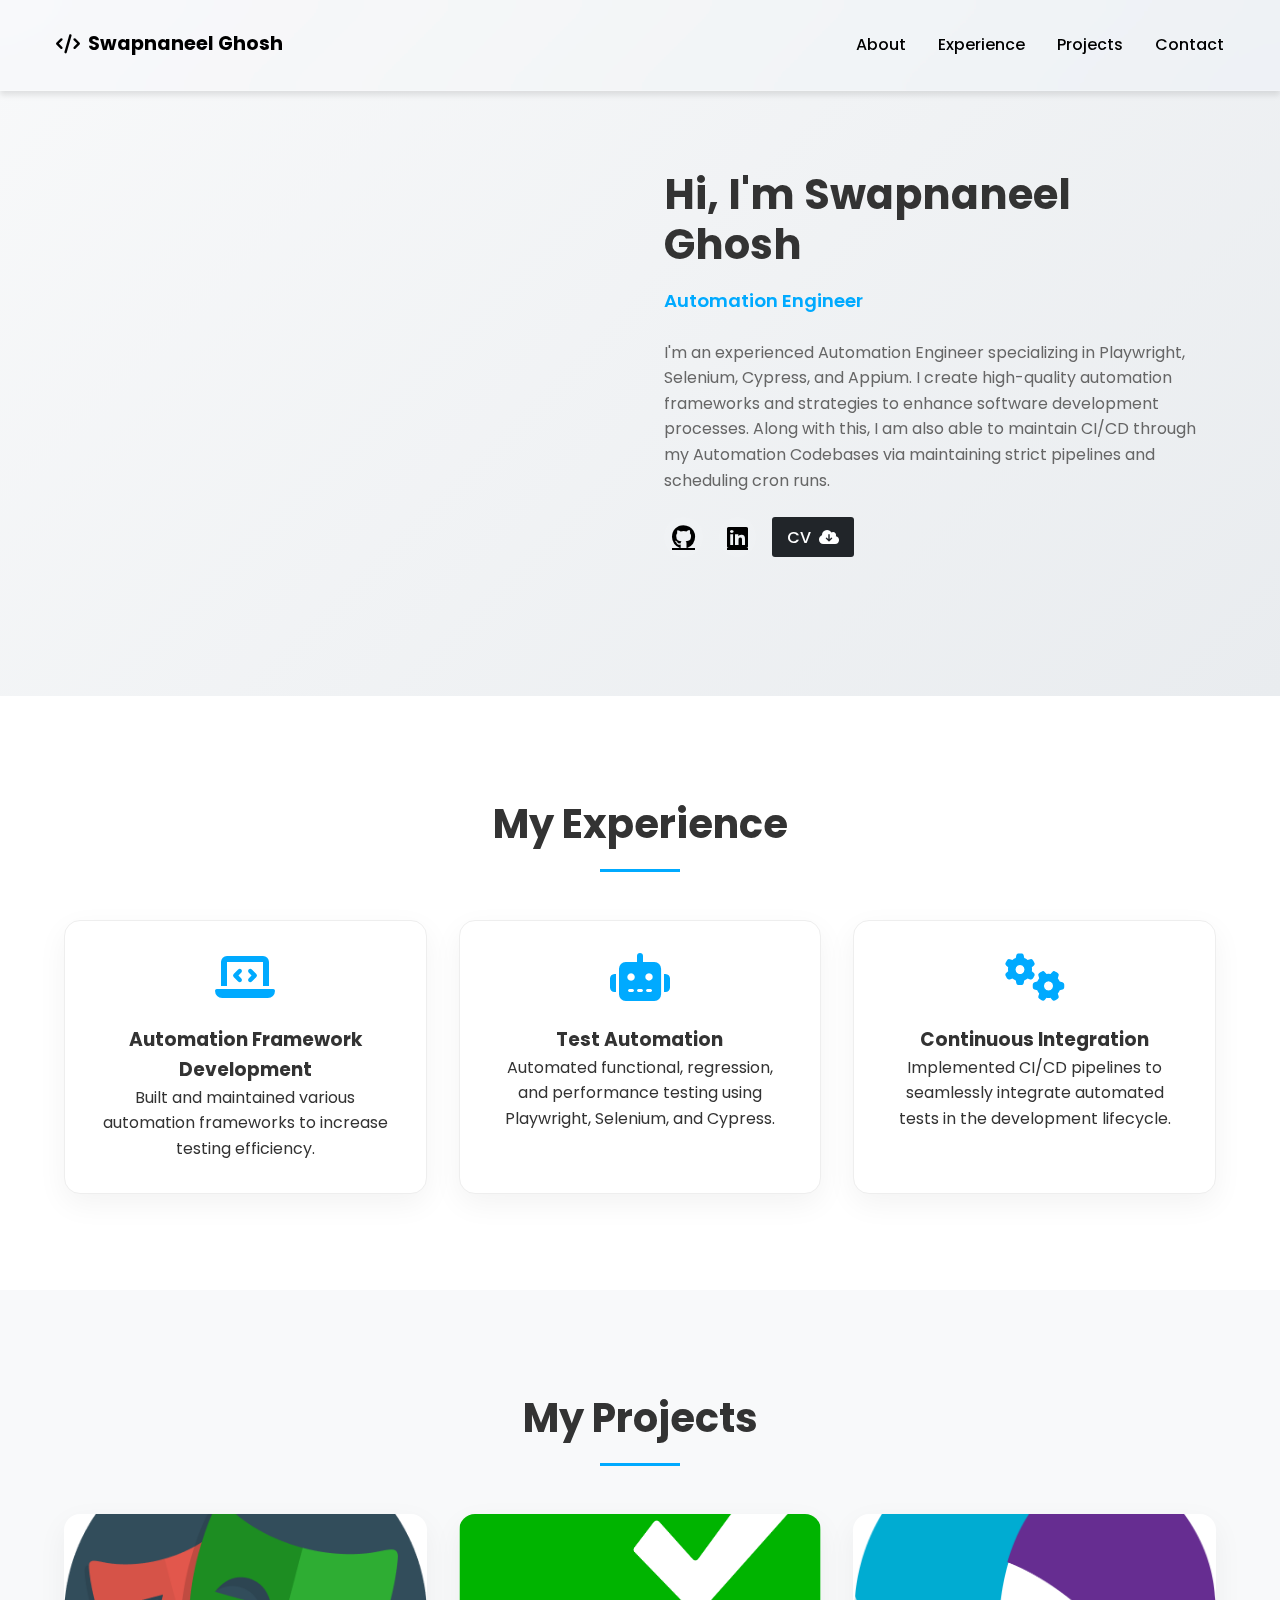
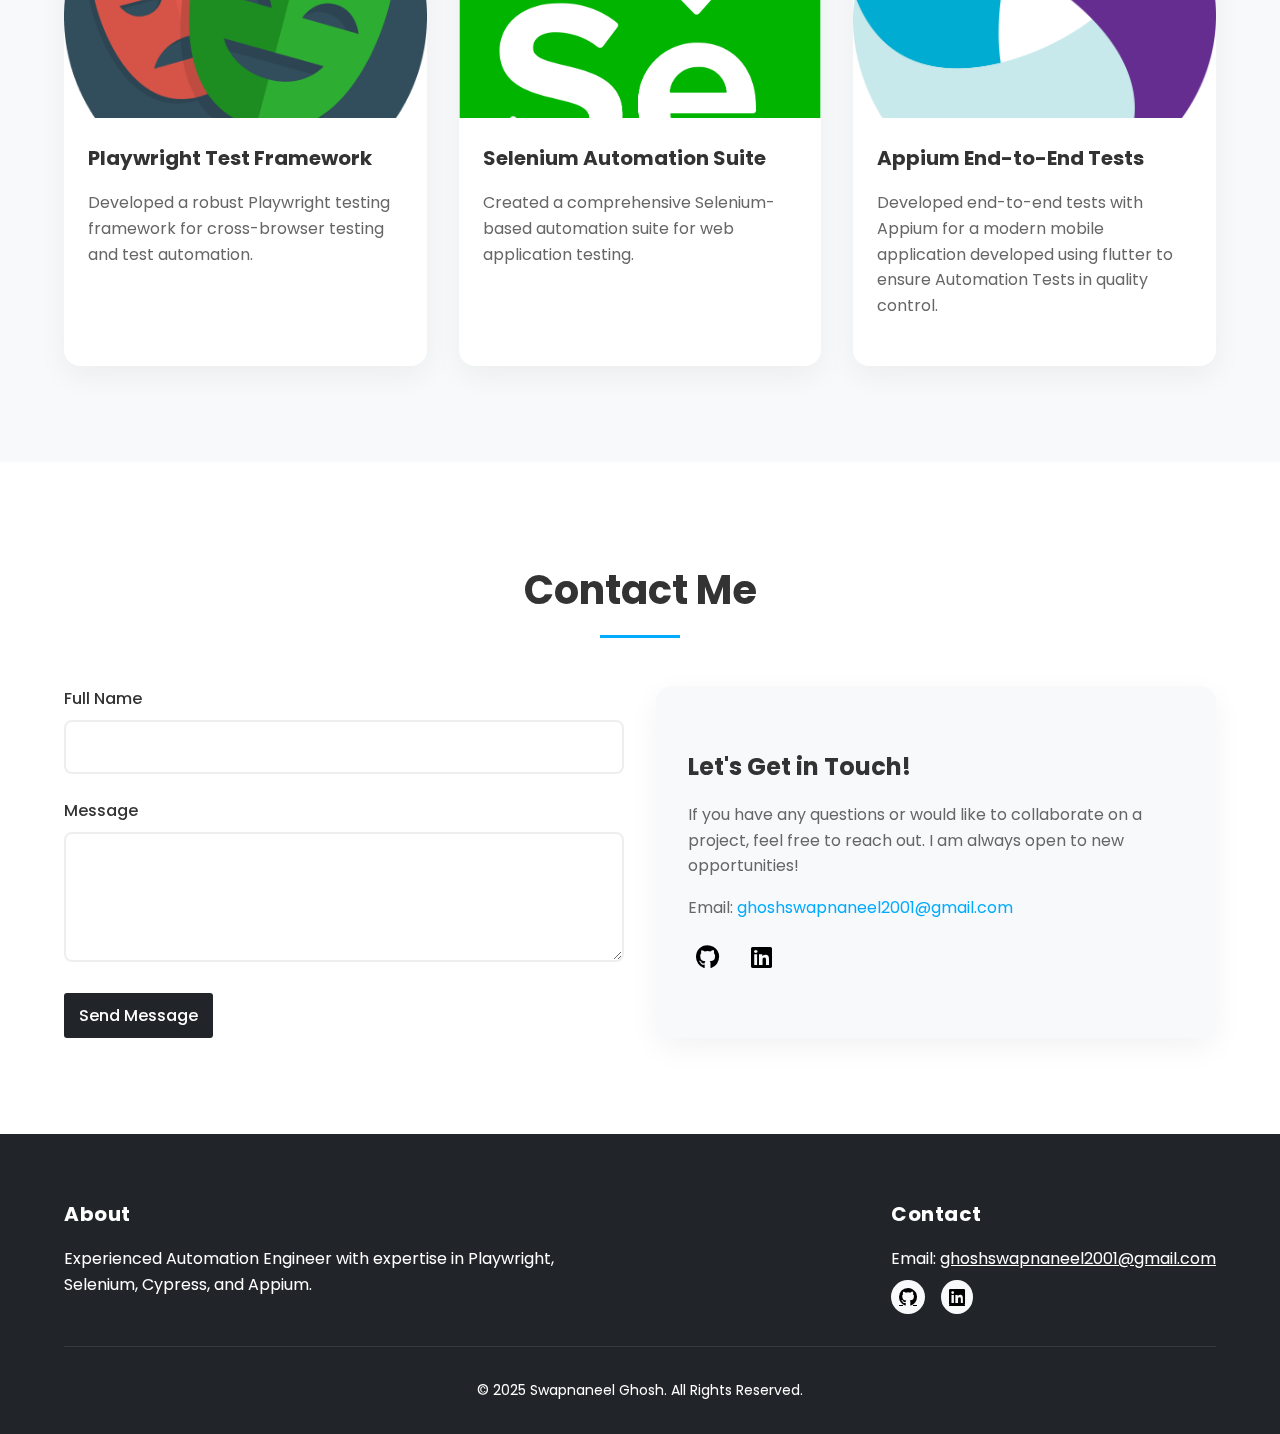
<file: index.html>
<!DOCTYPE html>
<html lang="en">
  <head>
    <meta charset="UTF-8" />
    <meta name="viewport" content="width=device-width, initial-scale=1.0" />

    <!-- Enhanced Meta Tags for SEO -->
    <title>
      Swapnaneel Ghosh - Automation Engineer | Playwright, Selenium & Cypress
      Specialist
    </title>

    <meta
      name="google-site-verification"
      content="D2H6W5rL-MLkI-wd33I6CaEmpJUfXLoTCFrJTEY1fRQ"
    />

    <meta
      name="description"
      content="Swapnaneel Ghosh is an Automation Engineer specializing in Playwright, Selenium, Cypress, and Appium. Expert in building robust automation frameworks and CI/CD pipelines."
    />
    <meta
      name="keywords"
      content="Swapnaneel Ghosh, Automation Engineer, Test Automation Expert, Playwright Testing, Selenium Automation, Cypress Framework, Appium Testing, CI/CD Implementation, Software Quality Assurance, Test Framework Architecture"
    />
    <meta name="author" content="Swapnaneel Ghosh" />

    <!-- Open Graph Meta Tags for Social Sharing -->
    <meta
      property="og:title"
      content="Swapnaneel Ghosh - Automation Engineer"
    />
    <meta
      property="og:description"
      content="Automation Engineer specializing in Playwright, Selenium, Cypress, and Appium with expertise in CI/CD implementation."
    />
    <meta property="og:image" content="/images/dp.jpg" />
    <meta
      property="og:url"
      content="https://sw1pgh.github.io/Swapnaneel_Ghosh_Portfolio/"
    />
    <meta property="og:type" content="website" />

    <!-- Twitter Card Meta Tags -->
    <meta name="twitter:card" content="summary_large_image" />
    <meta
      name="twitter:title"
      content="Swapnaneel Ghosh - Automation Engineer"
    />
    <meta
      name="twitter:description"
      content="Automation Engineer specializing in Playwright, Selenium, Cypress, and Appium with expertise in CI/CD implementation."
    />
    <meta name="twitter:image" content="/images/dp.jpg" />

    <!-- Technical SEO Meta Tags -->
    <meta name="robots" content="index, follow" />
    <meta name="googlebot" content="index, follow" />
    <link
      rel="canonical"
      href="https://sw1pgh.github.io/Swapnaneel_Ghosh_Portfolio/"
    />

    <!-- Preload critical assets -->
    <link rel="preconnect" href="https://fonts.googleapis.com" />
    <link rel="preconnect" href="https://fonts.gstatic.com" crossorigin />
    <link
      href="https://fonts.googleapis.com/css2?family=Poppins:wght@400;500;600;700&display=swap"
      rel="stylesheet"
    />
    <link
      rel="stylesheet"
      href="https://cdnjs.cloudflare.com/ajax/libs/font-awesome/6.6.0/css/all.min.css"
    />
    <link rel="stylesheet" href="style.css" />

    <!-- JSON-LD Schema Markup -->
    <script type="application/ld+json">
      {
        "@context": "https://schema.org",
        "@type": "Person",
        "name": "Swapnaneel Ghosh",
        "jobTitle": "Automation Engineer",
        "description": "Expert Automation Engineer specializing in Playwright, Selenium, Cypress, and Appium",
        "image": "/images/dp.jpg",
        "url": "https://sw1pgh.github.io/Swapnaneel_Ghosh_Portfolio/",
        "email": "ghoshswapnaneel2001@gmail.com",
        "sameAs": [
          "https://www.linkedin.com/in/swapnaneelghosh",
          "https://github.com/swapnaneelghosh"
        ],
        "knowsAbout": [
          "Test Automation",
          "Playwright",
          "Selenium",
          "Cypress",
          "Appium",
          "CI/CD",
          "Quality Assurance"
        ]
      }
    </script>
  </head>
  <body>
    <header class="header">
      <div class="nav-container">
        <a href="#" class="logo">
          <i class="fas fa-code"></i>
          Swapnaneel Ghosh
        </a>
        <nav class="nav-links">
          <a href="#about">About</a>
          <a href="#experience">Experience</a>
          <a href="#projects">Projects</a>
          <a href="#contact">Contact</a>
        </nav>
        <span class="menu-toggle">
          <i class="fas fa-bars"></i>
        </span>
      </div>
    </header>

    <!-- About Section -->
    <section id="about" class="about">
      <div class="container">
        <div class="about-content">
          <img
            src="images/dp.jpg"
            alt="Swapnaneel Ghosh"
            class="profile-picture animate"
          />
          <div class="about-text">
            <h1>Hi, I'm Swapnaneel Ghosh</h1>
            <p class="title">Automation Engineer</p>
            <p>
              I'm an experienced Automation Engineer specializing in Playwright,
              Selenium, Cypress, and Appium. I create high-quality automation
              frameworks and strategies to enhance software development
              processes. Along with this, I am also able to maintain CI/CD
              through my Automation Codebases via maintaining strict pipelines
              and scheduling cron runs.
            </p>
            <div class="social-links">
              <a
                href="https://github.com/sw1pgh"
                class="fab fa-github"
                style="color: black"
              ></a>
              <a
                href="https://www.linkedin.com/in/swapnaneel-ghosh-11054221b/?originalSubdomain=in"
                class="fab fa-linkedin"
                style="color: black"
              ></a>
              <button class="download-cv">
                CV &nbsp;<i class="fa-solid fa-cloud-arrow-down"></i>
              </button>
            </div>
          </div>
        </div>
      </div>
    </section>

    <!-- Experience Section -->
    <section id="experience" class="experience">
      <div class="container">
        <h2 class="section-title">My Experience</h2>
        <div class="experience-grid">
          <div class="experience-card">
            <i class="fas fa-laptop-code"></i>
            <h3>Automation Framework Development</h3>
            <p>
              Built and maintained various automation frameworks to increase
              testing efficiency.
            </p>
          </div>
          <div class="experience-card">
            <i class="fas fa-robot"></i>
            <h3>Test Automation</h3>
            <p>
              Automated functional, regression, and performance testing using
              Playwright, Selenium, and Cypress.
            </p>
          </div>
          <div class="experience-card">
            <i class="fas fa-cogs"></i>
            <h3>Continuous Integration</h3>
            <p>
              Implemented CI/CD pipelines to seamlessly integrate automated
              tests in the development lifecycle.
            </p>
          </div>
        </div>
      </div>
    </section>

    <!-- Projects Section -->
    <section id="projects" class="projects">
      <div class="container">
        <h2 class="section-title">My Projects</h2>
        <div class="project-grid">
          <div class="project-card">
            <div class="project-image">
              <img src="images/Playwright.png" alt="Project 1" />
            </div>
            <div class="project-content">
              <h3>Playwright Test Framework</h3>
              <p>
                Developed a robust Playwright testing framework for
                cross-browser testing and test automation.
              </p>
            </div>
          </div>
          <div class="project-card">
            <div class="project-image">
              <img src="images/Selenium_Logo.png" alt="Project 2" />
            </div>
            <div class="project-content">
              <h3>Selenium Automation Suite</h3>
              <p>
                Created a comprehensive Selenium-based automation suite for web
                application testing.
              </p>
            </div>
          </div>
          <div class="project-card">
            <div class="project-image">
              <img src="images/Appium.png" alt="Project 3" />
            </div>
            <div class="project-content">
              <h3>Appium End-to-End Tests</h3>
              <p>
                Developed end-to-end tests with Appium for a modern mobile
                application developed using flutter to ensure Automation Tests
                in quality control.
              </p>
            </div>
          </div>
        </div>
      </div>
    </section>

    <!-- Contact Section -->
    <section id="contact" class="contact">
      <div class="container">
        <h2 class="section-title">Contact Me</h2>
        <div class="contact-content">
          <!-- Left Side: Contact Form -->
          <div class="contact-form-container">
            <form
              action="https://formsubmit.co/ghoshswapnaneel2001@gmail.com"
              method="POST"
            >
              <div class="form-group">
                <label for="Name">Full Name</label>
                <input
                  type="text"
                  id="name"
                  name="name"
                  class="form-control"
                  required
                />
              </div>
              <div class="form-group">
                <label for="Message">Message</label>
                <textarea
                  id="message"
                  name="message"
                  class="form-control"
                  rows="4"
                  required
                ></textarea>
              </div>
              <button type="submit" class="btn">Send Message</button>
            </form>
          </div>

          <!-- Right Side: Contact Information -->
          <div class="contact-info">
            <h3>Let's Get in Touch!</h3>
            <p>
              If you have any questions or would like to collaborate on a
              project, feel free to reach out. I am always open to new
              opportunities!
            </p>
            <p>
              Email:
              <a href="mailto:ghoshswapnaneel2001@gmail.com"
                >ghoshswapnaneel2001@gmail.com</a
              >
            </p>
            <div class="social-links">
              <a
                href="https://github.com/sw1pgh"
                class="fab fa-github"
                style="color: black"
              ></a>
              <a
                href="https://www.linkedin.com/in/swapnaneel-ghosh-11054221b/?originalSubdomain=in"
                class="fab fa-linkedin"
                style="color: black"
              ></a>
            </div>
          </div>
        </div>
      </div>
    </section>

    <!-- Footer -->
    <footer class="footer">
      <div class="container">
        <div class="footer-content">
          <div class="footer-section">
            <h3>About</h3>
            <p>
              Experienced Automation Engineer with expertise in Playwright,
              Selenium, Cypress, and Appium.
            </p>
          </div>
          <div class="footer-section">
            <h3>Contact</h3>
            <p>
              Email:
              <a
                href="mailto:ghoshswapnaneel2001@gmail.com"
                style="color: white"
                >ghoshswapnaneel2001@gmail.com</a
              >
            </p>
            <div class="social-links-footer">
              <a
                href="https://github.com/sw1pgh"
                class="fab fa-github"
                style="color: black"
              ></a>
              <a
                href="https://www.linkedin.com/in/swapnaneel-ghosh-11054221b/?originalSubdomain=in"
                class="fab fa-linkedin"
                style="color: black"
              ></a>
            </div>
          </div>
        </div>
        <div class="footer-bottom">
          <p>&copy; 2025 Swapnaneel Ghosh. All Rights Reserved.</p>
        </div>
      </div>
    </footer>

    <script src="script.js"></script>
  </body>
</html>
</file>
<file: style.css>
/* Reset and Base Styles */
:root {
  --primary-color: #00aaff;
  --secondary-color: #0077cc; /* Professional blue */
  --text-color: #333;
  --bg-light: #f8f9fa;
  --bg-dark: #212529;
  --transition: all 0.3s ease;
}

* {
  margin: 0;
  padding: 0;
  box-sizing: border-box;
  font-family: "Poppins", sans-serif;
}

/* Scrollbar styling */
html {
  scroll-behavior: smooth;
  scroll-padding-top: 80px;
}

body {
  line-height: 1.6;
  color: var(--text-color);
  overflow-x: hidden;
}

.container {
  width: min(90%, 1200px);
  margin: 0 auto;
}

.menu-toggle {
  display: none;
}

/* Enhanced Header with Glassmorphism Effect */
.header {
  position: fixed;
  top: 0;
  left: 0;
  width: 100%;
  background: rgba(
    255,
    255,
    255,
    0.1
  ); /* Lighter, semi-transparent background */
  backdrop-filter: blur(15px); /* Increased blur for stronger glass effect */
  padding: 1.5rem;
  z-index: 1000;
  transition: var(--transition);
  border-bottom: 1px solid rgba(255, 255, 255, 0.2); /* Subtle border for glass effect */
  box-shadow: 0 4px 6px rgba(0, 0, 0, 0.1); /* Soft shadow to enhance the glass look */
  backdrop-filter: blur(15px) saturate(150%); /* Add saturation for color pop */
}

.header.scrolled {
  padding: 1rem; /* Reduced padding on scroll */
  background: rgba(255, 255, 255, 0.2); /* Darker background on scroll */
  box-shadow: 0 4px 12px rgba(0, 0, 0, 0.15); /* Deeper shadow on scroll */
  border-bottom: 1px solid rgba(255, 255, 255, 0.3); /* Slightly darker border on scroll */
}

.nav-container {
  display: flex;
  justify-content: space-between;
  align-items: center;
  width: 100%;
  max-width: 1200px;
  margin: 0 auto;
  padding: 0 1rem;
}

.logo {
  font-size: 1.2rem;
  font-weight: 700;
  color: black;
  text-decoration: none;
  display: flex;
  align-items: center;
  gap: 0.5rem;
}

.logo:hover {
  color: var(--primary-color);
}

.nav-links {
  display: flex;
  gap: 2rem;
  align-items: center;
  margin-left: auto;
}

.nav-links a {
  color: black;
  text-decoration: none;
  font-weight: 500;
  position: relative;
  padding: 0.5rem 0;
}

.nav-links a::after {
  content: "";
  position: absolute;
  bottom: 0;
  left: 0;
  width: 0;
  height: 2px;
  background: var(--primary-color);
  transition: var(--transition);
}

.nav-links a:hover::after {
  width: 100%;
}

/* Active Link Styling */
.nav-links a.active {
  color: var(--secondary-color);
}

/* Enhanced About Section */
.about {
  padding: 6rem 0 4rem; /* Reduced padding for a tighter section */
  background: linear-gradient(135deg, #f8f9fa 0%, #e9ecef 100%);
}

.about-content {
  display: grid;
  grid-template-columns: 1fr 1fr;
  gap: 3rem; /* Reduced gap to bring elements closer */
  align-items: center;
}

.profile-picture {
  width: 100%;
  max-width: 350px; /* Reduced the maximum width of the profile picture */
  height: auto;
  border-radius: 1rem;
  box-shadow: 0 20px 40px rgba(0, 0, 0, 0.1);
  transition: var(--transition);
  margin-top: 3.5rem;
}

.profile-picture:hover {
  transform: translateY(-8px); /* Slightly reduced hover effect */
}

.about-text h1 {
  font-size: clamp(1.8rem, 5vw, 2.6rem); /* Reduced font size */
  margin-bottom: 1rem;
  line-height: 1.2;
}

.about-text .title {
  color: var(--primary-color);
  font-size: 1.15rem; /* Reduced font size */
  font-weight: 600;
  margin-bottom: 1.5rem;
}

.about-text p {
  margin-bottom: 1.5rem; /* Reduced margin for better compactness */
  font-size: 1rem; /* Reduced font size */
  color: #666;
}

.download-cv {
  display: inline-block;
  padding: 5px 15px;
  font-size: 1rem;
  font-weight: 500;
  color: white;
  background: var(--bg-dark);
  border: none;
  border-radius: 3px;
  text-align: center;
  transition: background 0.3s ease, transform 0.2s ease;
  cursor: pointer;
}

.download-cv:hover {
  background: var(--primary-color);
  color: var(--bg-light);
  transform: translateY(-2px);
}

.download-cv:active {
  transform: translateY(1px);
}

/* Enhanced Experience Section */
.experience {
  padding: 6rem 0;
  background: white;
}

.section-title {
  text-align: center;
  font-size: clamp(2rem, 4vw, 2.5rem);
  margin-bottom: 3rem;
  position: relative;
  padding-bottom: 1rem;
}

.section-title::after {
  content: "";
  position: absolute;
  bottom: 0;
  left: 50%;
  transform: translateX(-50%);
  width: 80px;
  height: 3px;
  background: var(--primary-color);
}

.experience-grid {
  display: grid;
  grid-template-columns: repeat(auto-fit, minmax(280px, 1fr));
  gap: 2rem;
}

.experience-card {
  background: white;
  border-radius: 1rem;
  padding: 2rem;
  text-align: center;
  box-shadow: 0 10px 30px rgba(0, 0, 0, 0.05);
  transition: var(--transition);
  border: 1px solid #eee;
}

.experience-card:hover {
  transform: translateY(-10px);
  box-shadow: 0 20px 40px rgba(0, 0, 0, 0.1);
}

.experience-card i {
  font-size: 3rem;
  margin-bottom: 1.5rem;
  color: var(--primary-color);
}

/* Enhanced Projects Section */
.projects {
  padding: 6rem 0;
  background: var(--bg-light);
}

.project-grid {
  display: grid;
  grid-template-columns: repeat(auto-fit, minmax(300px, 1fr));
  gap: 2rem;
}

.project-card {
  background: white;
  border-radius: 1rem;
  overflow: hidden;
  box-shadow: 0 10px 30px rgba(0, 0, 0, 0.05);
  transition: var(--transition);
}

.project-card:hover {
  transform: translateY(-10px);
  box-shadow: 0 20px 40px rgba(0, 0, 0, 0.1);
}

.project-image {
  position: relative;
  overflow: hidden;
  aspect-ratio: 16/9;
}

.project-image img {
  width: 100%;
  height: 100%;
  object-fit: cover;
  transition: var(--transition);
}

.project-card:hover .project-image img {
  transform: scale(1.1);
}

.project-content {
  padding: 1.5rem;
}

.project-content h3 {
  margin-bottom: 1rem;
  font-size: 1.25rem;
}

.project-content p {
  margin-bottom: 1.5rem;
  color: #666;
}

/* Enhanced Contact Section */
.contact {
  padding: 6rem 0;
  background: white;
}

.contact-content {
  display: grid;
  grid-template-columns: 1fr 1fr;
  gap: 2rem;
}

.contact-form {
  max-width: 600px;
  margin: 0 auto;
  padding: 2rem;
  background: #f8f9fa;
  border-radius: 1rem;
  box-shadow: 0 10px 30px rgba(0, 0, 0, 0.05);
}

.form-group {
  margin-bottom: 1.5rem;
}

.form-group label {
  display: block;
  margin-bottom: 0.5rem;
  font-weight: 500;
}

.form-group textarea {
  resize: vertical; /* Allows resizing only vertically */
  min-height: 100px; /* Sets a minimum height */
  max-height: 300px; /* Sets a maximum height */
  width: 100%; /* Ensures it stays within its container */
  overflow-y: auto;
}

.form-control {
  width: 100%;
  padding: 0.8rem 1rem;
  border: 2px solid #eee;
  border-radius: 0.5rem;
  font-size: 1rem;
  transition: var(--transition);
}

.form-control:focus {
  outline: none;
  border-color: var(--primary-color);
}

.btn {
  display: inline-block;
  padding: 10px 15px;
  font-size: 1rem;
  font-weight: 500;
  color: white;
  background: var(--bg-dark);
  border: none;
  border-radius: 3px;
  text-align: center;
  transition: background 0.3s ease, transform 0.2s ease;
  cursor: pointer;
}

.btn:hover {
  background: var(--primary-color);
  color: var(--bg-light);
  transform: translateY(-2px);
}

.btn:active {
  transform: translateY(1px);
}

.contact-info {
  display: flex;
  flex-direction: column;
  justify-content: center;
  align-items: flex-start;
  padding: 2rem;
  background: #f8f9fa;
  border-radius: 1rem;
  box-shadow: 0 10px 30px rgba(0, 0, 0, 0.05);
}

.contact-info h3 {
  margin-bottom: 1rem;
  font-size: 1.5rem;
}

.contact-info p {
  margin-bottom: 1rem;
  font-size: 1rem;
  color: #666;
}

.contact-info a {
  color: var(--primary-color);
  text-decoration: none;
}

.social-links {
  display: flex;
  gap: 1rem;
}

.social-links a {
  color: black;
  font-size: 1.5rem;
  transition: var(--transition);
}

.social-links a:hover {
  color: var(--secondary-color);
}

.social-links-footer {
  display: flex;
  gap: 1rem;
}

.social-links-footer a {
  color: black;
  font-size: 1.5rem;
  transition: var(--transition);
}

.social-links-footer a:hover {
  color: var(--secondary-color);
}

/* Enhanced Footer */
.footer {
  background: var(--bg-dark);
  color: white;
  padding: 4rem 0 2rem;
  font-family: "Arial", sans-serif; /* Add a more modern font */
}

.footer-content {
  display: grid;
  grid-template-columns: repeat(auto-fit, minmax(250px, 1fr));
  gap: 2rem;
  margin-bottom: 2rem;
  justify-items: end;
}

.footer-section h3 {
  margin-bottom: 1rem;
  font-size: 1.25rem;
  font-weight: bold; /* Make section titles stand out more */
  letter-spacing: 0.5px;
}

.social-links {
  display: flex;
  gap: 1rem;
}

.social-links-footer {
  display: flex;
  gap: 1rem;
}

.social-links a {
  color: white;
  font-size: 1.5rem;
  transition: var(--transition);
  padding: 0.5rem; /* Add some padding to make the icons more clickable */
  border-radius: 50%; /* Make the social icons round */
  background-color: rgba(
    255,
    255,
    255,
    0.1
  ); /* Subtle background to make the icons pop */
  display: inline-flex;
  justify-content: center;
  align-items: center;
}

.social-links-footer a {
  color: white;
  font-size: 1.15rem;
  transition: var(--transition);
  padding: 0.5rem; /* Add some padding to make the icons more clickable */
  border-radius: 50%; /* Make the social icons round */
  background-color: var(
    --bg-light
  ); /* Subtle background to make the icons pop */
  display: inline-flex;
  justify-content: center;
  align-items: center;
  margin-top: 0.5rem;
}

.social-links a:hover {
  color: var(--primary-color);
  background-color: var(--primary-color); /* Add hover background effect */
}

.social-links-footer a:hover {
  color: var(--primary-color);
  background-color: var(--primary-color); /* Add hover background effect */
}

.footer-bottom {
  text-align: center;
  padding-top: 2rem;
  border-top: 1px solid rgba(255, 255, 255, 0.1);
  font-size: 0.875rem; /* Make the text slightly smaller for better footer aesthetics */
}

.footer-contact {
  display: flex;
  justify-content: flex-end; /* Align the contact section to the right */
  gap: 1rem;
  margin-top: 1.5rem; /* Add spacing above the contact section */
}

.footer-contact a {
  color: white;
  font-size: 1rem;
  font-weight: 500;
  text-decoration: none;
  transition: color 0.3s ease;
}

.footer-contact a:hover {
  color: var(--primary-color); /* Hover effect for links */
}

/* Responsive Design */
@media (max-width: 768px) {
  .menu-toggle {
    display: flex; /* Show the menu toggle button */
  }

  .nav-links {
    display: none; /* Hide the nav links by default */
    flex-direction: column;
    position: absolute;
    top: 60px;
    right: 0;
    background-color: #ffffffaf;
    padding: 10px;
    width: 200px;
    border-radius: 5px;
  }

  .nav-links.show {
    display: flex; /* Show the nav links when 'show' class is added */
  }

  .nav-links li {
    margin: 10px 0;
  }

  .about-content {
    grid-template-columns: 1fr;
    text-align: center;
  }

  .profile-picture {
    margin: 0 auto;
  }
  .contact-content {
    grid-template-columns: 1fr; /* Stack form and info on smaller screens */
  }

  .contact-info {
    margin-top: 2rem;
  }

  .footer-content {
    display: flex;
    flex-direction: column;
    align-items: start; /* Ensures everything is centered */
    text-align: start;
    margin-top: 1rem;
    gap: 2.5rem;
  }
  .footer-contact p {
    margin-bottom: 1.5rem;
  }
  .social-links {
    display: flex;
    justify-content: center;
    align-items: start;
    margin-top: 0.5rem;
    gap: 1.2rem;
  }
  .download-cv {
    margin-top: 0.25rem;
  }
}

/* Animations */
@keyframes fadeIn {
  from {
    opacity: 0;
    transform: translateY(20px);
  }
  to {
    opacity: 1;
    transform: translateY(0);
  }
}

.animate {
  animation: fadeIn 1s ease forwards;
  opacity: 0;
}
</file>
